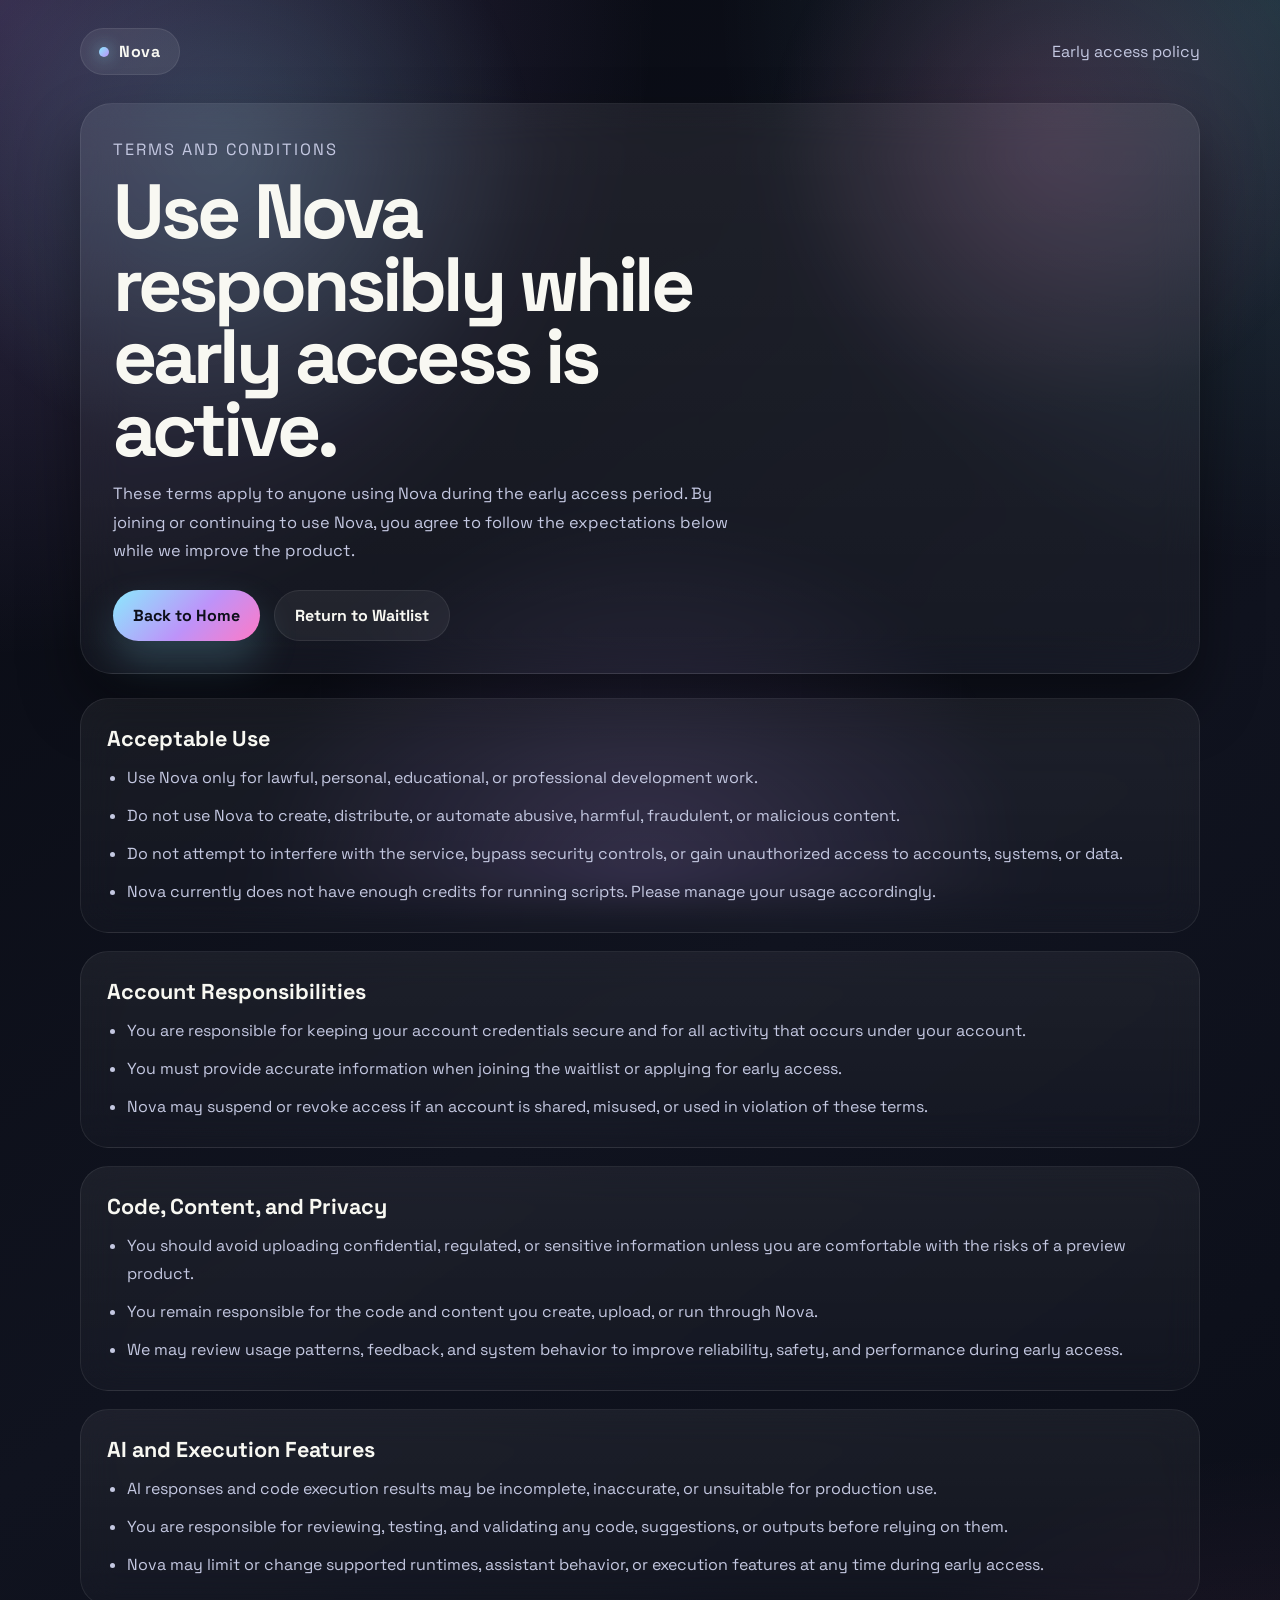
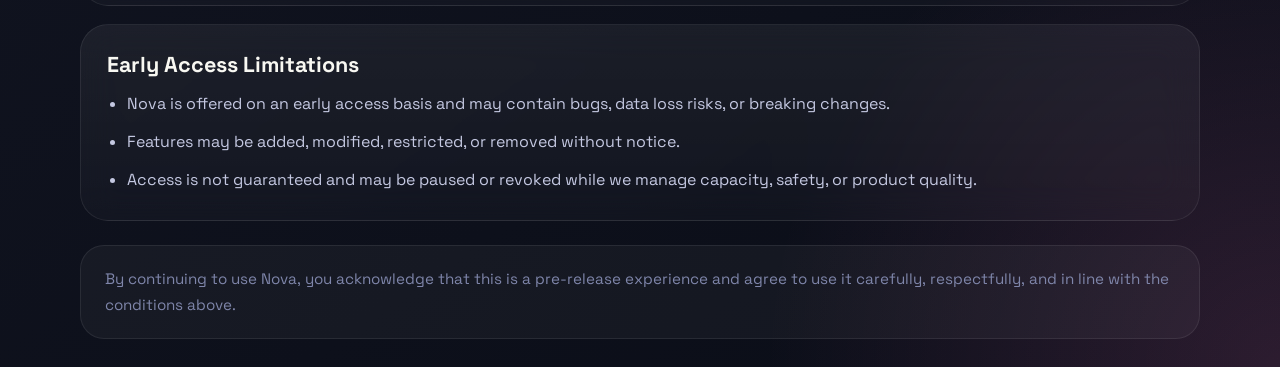
<file: TC.html>
<!DOCTYPE html>
<html lang="en">
<head>
  <meta charset="UTF-8">
  <meta name="viewport" content="width=device-width, initial-scale=1.0">
  <title>Nova Terms and Conditions</title>
  <link rel="icon" type="image/x-icon" href="favicon.ico">
  <link rel="preconnect" href="https://fonts.googleapis.com">
  <link rel="preconnect" href="https://fonts.gstatic.com" crossorigin>
  <link href="https://fonts.googleapis.com/css2?family=Space+Grotesk:wght@400;500;600;700&display=swap" rel="stylesheet">
  <link rel="stylesheet" href="home.css">
</head>
<body>
  <div class="home-noise"></div>

  <main class="terms-page">
    <div class="home-screen__backdrop"></div>

    <div class="terms-shell">
      <header class="home-nav">
        <div class="brand-pill">
          <span class="brand-pill__dot"></span>
          Nova
        </div>
        <span class="home-nav__status">Early access policy</span>
      </header>

      <section class="terms-hero">
        <p class="eyebrow">Terms and Conditions</p>
        <h1>Use Nova responsibly while early access is active.</h1>
        <p>
          These terms apply to anyone using Nova during the early access period. By joining or continuing to use Nova,
          you agree to follow the expectations below while we improve the product.
        </p>
        <div class="terms-actions">
          <a class="terms-link terms-link--primary" href="home.html">Back to Home</a>
          <a class="terms-link terms-link--secondary" href="home.html#waitlist">Return to Waitlist</a>
        </div>
      </section>

      <section class="terms-grid">
        <article class="terms-card">
          <h2>Acceptable Use</h2>
          <ul>
            <li>Use Nova only for lawful, personal, educational, or professional development work.</li>
            <li>Do not use Nova to create, distribute, or automate abusive, harmful, fraudulent, or malicious content.</li>
            <li>Do not attempt to interfere with the service, bypass security controls, or gain unauthorized access to accounts, systems, or data.</li>
            <li>Nova currently does not have enough credits for running scripts. Please manage your usage accordingly.</li>
          </ul>
        </article>

        <article class="terms-card">
          <h2>Account Responsibilities</h2>
          <ul>
            <li>You are responsible for keeping your account credentials secure and for all activity that occurs under your account.</li>
            <li>You must provide accurate information when joining the waitlist or applying for early access.</li>
            <li>Nova may suspend or revoke access if an account is shared, misused, or used in violation of these terms.</li>
          </ul>
        </article>

        <article class="terms-card">
          <h2>Code, Content, and Privacy</h2>
          <ul>
            <li>You should avoid uploading confidential, regulated, or sensitive information unless you are comfortable with the risks of a preview product.</li>
            <li>You remain responsible for the code and content you create, upload, or run through Nova.</li>
            <li>We may review usage patterns, feedback, and system behavior to improve reliability, safety, and performance during early access.</li>
          </ul>
        </article>

        <article class="terms-card">
          <h2>AI and Execution Features</h2>
          <ul>
            <li>AI responses and code execution results may be incomplete, inaccurate, or unsuitable for production use.</li>
            <li>You are responsible for reviewing, testing, and validating any code, suggestions, or outputs before relying on them.</li>
            <li>Nova may limit or change supported runtimes, assistant behavior, or execution features at any time during early access.</li>
          </ul>
        </article>

        <article class="terms-card">
          <h2>Early Access Limitations</h2>
          <ul>
            <li>Nova is offered on an early access basis and may contain bugs, data loss risks, or breaking changes.</li>
            <li>Features may be added, modified, restricted, or removed without notice.</li>
            <li>Access is not guaranteed and may be paused or revoked while we manage capacity, safety, or product quality.</li>
          </ul>
        </article>
      </section>

      <div class="terms-meta">
        By continuing to use Nova, you acknowledge that this is a pre-release experience and agree to use it carefully,
        respectfully, and in line with the conditions above.
      </div>
    </div>
  </main>
</body>
</html>
</file>
<file: home.css>
:root {
  --bg-primary: #0d0f1a;
  --text-primary: #f8f8f2;
  --text-secondary: #c4c8e1;
  --text-muted: #7f86aa;
  --border: rgba(255, 255, 255, 0.08);
  --accent-pink: #ff79c6;
  --accent-purple: #bd93f9;
  --accent-cyan: #8be9fd;
  --shadow-lg: 0 30px 60px rgba(0, 0, 0, 0.42);
}

* {
  box-sizing: border-box;
}

html,
body {
  min-height: 100%;
  margin: 0;
  padding: 0;
}

html {
  background-color: #080a12;
  background-image:
    radial-gradient(circle at top left, rgba(189, 147, 249, 0.26), transparent 28%),
    radial-gradient(circle at top right, rgba(139, 233, 253, 0.18), transparent 24%),
    radial-gradient(circle at bottom right, rgba(255, 121, 198, 0.14), transparent 22%),
    linear-gradient(145deg, #080a12 0%, #10131f 52%, #0a0d17 100%);
  overscroll-behavior: none;
}

body {
  overflow: auto;
  overflow-x: hidden;
  background: transparent;
  font-family: "Space Grotesk", "Segoe UI", sans-serif;
  color: var(--text-primary);
}

a {
  color: inherit;
  text-decoration: none;
}

.home-noise {
  position: fixed;
  inset: 0;
  background-image:
    linear-gradient(rgba(255, 255, 255, 0.015) 1px, transparent 1px),
    linear-gradient(90deg, rgba(255, 255, 255, 0.015) 1px, transparent 1px);
  background-size: 160px 160px;
  mask-image: radial-gradient(circle at center, black 48%, transparent 100%);
  pointer-events: none;
  opacity: 0.5;
}

.home-screen {
  position: relative;
  min-height: 100vh;
  padding: 28px;
  overflow: hidden;
}

.home-screen__backdrop {
  position: absolute;
  inset: 0;
  background:
    radial-gradient(circle at 18% 18%, rgba(139, 233, 253, 0.18), transparent 24%),
    radial-gradient(circle at 82% 16%, rgba(255, 121, 198, 0.16), transparent 22%),
    radial-gradient(circle at 50% 100%, rgba(189, 147, 249, 0.18), transparent 36%);
  pointer-events: none;
}

.home-shell {
  position: relative;
  z-index: 1;
  width: min(1380px, calc(100% - 24px));
  margin: 0 auto;
}

.home-shell.is-access-blocked .home-hero {
  display: none;
}

.home-shell.is-access-blocked .home-stats,
.home-shell.is-access-blocked .home-ai-band,
.home-shell.is-access-blocked .home-detail-grid {
  display: none;
}

.home-nav {
  display: flex;
  align-items: center;
  justify-content: space-between;
  gap: 16px;
}

.brand-pill {
  display: inline-flex;
  align-items: center;
  gap: 10px;
  padding: 12px 18px;
  border: 1px solid var(--border);
  border-radius: 999px;
  background: rgba(255, 255, 255, 0.08);
  font-weight: 700;
  letter-spacing: 0.04em;
}

.brand-pill__dot {
  display: inline-block;
  width: 10px;
  height: 10px;
  border-radius: 50%;
  background: linear-gradient(135deg, var(--accent-cyan), var(--accent-purple));
  box-shadow: 0 0 16px rgba(139, 233, 253, 0.7);
}

.home-nav__status,
.home-copy__note {
  color: var(--text-secondary);
}

.eyebrow {
  margin: 0;
  text-transform: uppercase;
  letter-spacing: 0.12em;
  font-size: 0.68rem;
  color: var(--text-muted);
}

.home-hero {
  display: grid;
  grid-template-columns: minmax(0, 1.05fr) minmax(340px, 0.95fr);
  gap: 28px;
  align-items: center;
  min-height: calc(100vh - 120px);
}

.home-copy h1 {
  margin: 0;
  max-width: 12ch;
  font-size: clamp(3.6rem, 7vw, 6.7rem);
  line-height: 0.92;
  letter-spacing: -0.05em;
}

.home-copy__lede {
  max-width: 56ch;
  margin: 20px 0 0;
  color: var(--text-secondary);
  font-size: 1.08rem;
  line-height: 1.7;
}

.home-actions {
  margin-top: 28px;
  display: flex;
  flex-direction: column;
  align-items: flex-start;
  gap: 14px;
}

.home-cta {
  display: inline-flex;
  align-items: center;
  justify-content: center;
  border: 0;
  border-radius: 999px;
  padding: 16px 24px;
  font-weight: 700;
  color: #0d0f1a;
  background: linear-gradient(135deg, var(--accent-cyan), var(--accent-purple) 55%, var(--accent-pink));
  box-shadow: 0 20px 40px rgba(139, 233, 253, 0.22);
  transition: transform 180ms ease, box-shadow 180ms ease;
}

.home-cta:hover {
  transform: translateY(-2px);
  box-shadow: 0 24px 48px rgba(139, 233, 253, 0.28);
}

.home-copy__note {
  max-width: 44ch;
  margin: 0;
  color: var(--text-muted);
  line-height: 1.7;
}

.home-showcase {
  padding: 28px;
  border: 1px solid var(--border);
  border-radius: 32px;
  background: linear-gradient(180deg, rgba(255, 255, 255, 0.08), rgba(255, 255, 255, 0.03));
  box-shadow: var(--shadow-lg);
  backdrop-filter: blur(22px);
  -webkit-backdrop-filter: blur(22px);
}

.home-showcase__header {
  display: flex;
  align-items: center;
  justify-content: space-between;
  gap: 16px;
  margin-bottom: 22px;
}

.home-showcase__pill,
.home-showcase__meta {
  border: 1px solid var(--border);
  border-radius: 999px;
  padding: 10px 14px;
  background: rgba(255, 255, 255, 0.05);
}

.home-showcase__pill {
  color: var(--accent-cyan);
  font-weight: 700;
}

.home-showcase__meta {
  color: var(--text-secondary);
  font-size: 0.9rem;
}

.home-showcase__grid {
  display: grid;
  gap: 16px;
}

.home-feature-card {
  padding: 22px;
  border: 1px solid var(--border);
  border-radius: 24px;
  background: linear-gradient(180deg, rgba(255, 255, 255, 0.05), rgba(255, 255, 255, 0.02));
  backdrop-filter: blur(18px);
  -webkit-backdrop-filter: blur(18px);
}

.home-feature-card h3 {
  margin: 10px 0 8px;
  font-size: 1.35rem;
}

.home-feature-card p:last-child {
  margin: 0;
  color: var(--text-secondary);
  line-height: 1.65;
}

.home-shell--entered .home-showcase {
  animation: homeFloat 420ms ease;
}

.home-shell--entered .home-copy {
  animation: homeFloat 540ms ease;
}

.home-stats,
.home-ai-band,
.home-detail-grid {
  position: relative;
  z-index: 1;
}

.home-stats {
  display: grid;
  grid-template-columns: repeat(3, minmax(0, 1fr));
  gap: 16px;
  margin-top: 12px;
}

.home-stat-card {
  padding: 22px 24px;
  border: 1px solid var(--border);
  border-radius: 24px;
  background: linear-gradient(180deg, rgba(255, 255, 255, 0.06), rgba(255, 255, 255, 0.025));
  backdrop-filter: blur(18px);
  -webkit-backdrop-filter: blur(18px);
}

.home-stat-card__value {
  display: block;
  font-size: clamp(1.8rem, 3vw, 2.8rem);
  font-weight: 700;
  letter-spacing: -0.04em;
}

.home-stat-card__label {
  display: block;
  margin-top: 10px;
  color: var(--text-secondary);
  line-height: 1.65;
}

.home-ai-band {
  display: grid;
  grid-template-columns: minmax(0, 1.05fr) minmax(320px, 0.95fr);
  gap: 24px;
  margin-top: 24px;
  padding: 28px;
  border: 1px solid var(--border);
  border-radius: 32px;
  background: linear-gradient(180deg, rgba(255, 255, 255, 0.07), rgba(255, 255, 255, 0.025));
  box-shadow: var(--shadow-lg);
  backdrop-filter: blur(22px);
  -webkit-backdrop-filter: blur(22px);
  overflow: hidden;
}

.home-ai-band::before {
  content: "";
  position: absolute;
  inset: auto 12% -30% 12%;
  height: 220px;
  background: radial-gradient(circle, rgba(139, 233, 253, 0.14), transparent 68%);
  filter: blur(18px);
  pointer-events: none;
}

.home-ai-copy h2 {
  margin: 10px 0 14px;
  max-width: 13ch;
  font-size: clamp(2.3rem, 4vw, 4rem);
  line-height: 0.98;
  letter-spacing: -0.05em;
}

.home-ai-copy p {
  margin: 0;
  max-width: 60ch;
  color: var(--text-secondary);
  line-height: 1.75;
}

.home-ai-list {
  display: grid;
  gap: 12px;
  margin-top: 22px;
}

.home-ai-list__item {
  padding: 16px 18px;
  border: 1px solid rgba(255, 255, 255, 0.08);
  border-radius: 20px;
  background: rgba(255, 255, 255, 0.03);
}

.home-ai-list__item strong {
  display: block;
  margin-bottom: 6px;
}

.home-ai-list__item span {
  color: var(--text-secondary);
  line-height: 1.65;
}

.home-ai-visual {
  position: relative;
  min-height: 420px;
  display: grid;
  place-items: center;
}

.home-ai-orbit {
  position: absolute;
  border-radius: 50%;
  border: 1px solid rgba(139, 233, 253, 0.12);
  opacity: 0.9;
}

.home-ai-orbit--one {
  width: 280px;
  height: 280px;
  animation: orbitPulse 7s ease-in-out infinite;
}

.home-ai-orbit--two {
  width: 360px;
  height: 360px;
  border-color: rgba(255, 121, 198, 0.12);
  animation: orbitPulse 9s ease-in-out infinite reverse;
}

.home-ai-panel {
  position: relative;
  z-index: 1;
  width: min(100%, 360px);
  border: 1px solid rgba(255, 255, 255, 0.1);
  border-radius: 28px;
  background: linear-gradient(180deg, rgba(18, 20, 30, 0.96), rgba(18, 20, 30, 0.82));
  box-shadow: 0 34px 70px rgba(0, 0, 0, 0.36);
  overflow: hidden;
  backdrop-filter: blur(20px);
  -webkit-backdrop-filter: blur(20px);
  animation: panelDrift 6s ease-in-out infinite;
}

.home-ai-panel__bar {
  display: flex;
  gap: 8px;
  padding: 14px 16px;
  border-bottom: 1px solid rgba(255, 255, 255, 0.06);
}

.home-ai-panel__dot {
  width: 9px;
  height: 9px;
  border-radius: 50%;
  background: linear-gradient(135deg, var(--accent-cyan), var(--accent-purple));
  opacity: 0.8;
}

.home-ai-panel__body {
  padding: 18px;
}

.home-ai-bubble {
  padding: 14px 16px;
  border-radius: 18px;
  line-height: 1.6;
}

.home-ai-bubble--user {
  margin-top: 10px;
  background: rgba(255, 255, 255, 0.06);
  color: var(--text-primary);
}

.home-ai-bubble--assistant {
  margin-top: 12px;
  background: linear-gradient(135deg, rgba(139, 233, 253, 0.12), rgba(189, 147, 249, 0.12));
  color: var(--text-secondary);
}

.home-ai-signal {
  display: flex;
  align-items: flex-end;
  gap: 8px;
  height: 38px;
  margin-top: 18px;
}

.home-ai-signal span {
  width: 8px;
  border-radius: 999px;
  background: linear-gradient(180deg, var(--accent-cyan), var(--accent-purple));
  animation: signalBounce 1.6s ease-in-out infinite;
}

.home-ai-signal span:nth-child(1) {
  height: 18px;
}

.home-ai-signal span:nth-child(2) {
  height: 30px;
  animation-delay: 0.16s;
}

.home-ai-signal span:nth-child(3) {
  height: 22px;
  animation-delay: 0.32s;
}

.home-detail-grid {
  display: grid;
  grid-template-columns: repeat(3, minmax(0, 1fr));
  gap: 16px;
  margin-top: 24px;
}

.home-detail-card {
  padding: 24px;
  border: 1px solid var(--border);
  border-radius: 26px;
  background: linear-gradient(180deg, rgba(255, 255, 255, 0.05), rgba(255, 255, 255, 0.02));
  backdrop-filter: blur(18px);
  -webkit-backdrop-filter: blur(18px);
  transform: translateY(56px);
  opacity: 0;
  transition: transform 700ms cubic-bezier(0.2, 0.8, 0.2, 1), opacity 700ms ease;
  will-change: transform, opacity;
}

.home-detail-card.is-visible {
  transform: translateY(0);
  opacity: 1;
}

.home-detail-card:nth-child(2) {
  transition-delay: 90ms;
}

.home-detail-card:nth-child(3) {
  transition-delay: 180ms;
}

.home-detail-card h3 {
  margin: 10px 0 8px;
  font-size: 1.3rem;
}

.home-detail-card p:last-child {
  margin: 0;
  color: var(--text-secondary);
  line-height: 1.7;
}

.early-access-gate {
  display: grid;
  justify-items: center;
  gap: 26px;
  padding: 72px 0 56px;
  text-align: center;
}

.early-access-gate[hidden] {
  display: none;
}

.early-access-gate__copy {
  max-width: 760px;
}

.early-access-gate__copy h2 {
  margin: 10px 0 12px;
  font-size: clamp(2.3rem, 4.5vw, 4.2rem);
  line-height: 1;
  letter-spacing: -0.05em;
}

.early-access-gate__message {
  margin: 0;
  color: var(--text-secondary);
  font-size: 1.05rem;
  line-height: 1.75;
}

.early-access-gate__terms {
  margin: 16px 0 0;
  color: var(--text-muted);
  font-size: 0.95rem;
  line-height: 1.7;
}

.early-access-gate__terms a {
  color: var(--accent-cyan);
  text-decoration: underline;
  text-underline-offset: 0.18em;
}

.early-access-gate__signout {
  margin-top: 18px;
  border: 1px solid rgba(255, 255, 255, 0.16);
  border-radius: 999px;
  padding: 12px 18px;
  background: rgba(255, 255, 255, 0.06);
  color: var(--text-primary);
}

.early-access-gate__signout:hover {
  background: rgba(255, 255, 255, 0.12);
}

.waitlist-embed {
  position: relative;
  width: min(100%, 640px);
  padding: 28px;
}

.waitlist-embed__glow {
  position: absolute;
  inset: 8% -8%;
  border-radius: 34px;
  background:
    radial-gradient(circle at 30% 40%, rgba(251, 146, 60, 0.28), transparent 36%),
    radial-gradient(circle at 68% 68%, rgba(189, 147, 249, 0.26), transparent 34%),
    radial-gradient(circle at 70% 28%, rgba(255, 121, 198, 0.2), transparent 28%);
  filter: blur(54px);
  opacity: 0.95;
  pointer-events: none;
}

.waitlist-embed__frame {
  position: relative;
  z-index: 1;
  padding: 18px;
  border: 1px solid rgba(251, 146, 60, 0.42);
  border-radius: 22px;
  background: linear-gradient(180deg, rgba(18, 18, 22, 0.96), rgba(18, 18, 22, 0.86));
  box-shadow: 0 36px 70px rgba(0, 0, 0, 0.42);
  backdrop-filter: blur(18px);
  -webkit-backdrop-filter: blur(18px);
}

.waitlist-embed__iframe {
  display: block;
  width: 100%;
  height: min(72vh, 760px);
  border: 0;
  border-radius: 18px;
  background: #111;
}

.terms-page {
  min-height: 100vh;
  padding: 28px;
}

.terms-shell {
  position: relative;
  z-index: 1;
  width: min(1120px, calc(100% - 24px));
  margin: 0 auto;
}

.terms-hero {
  margin-top: 28px;
  padding: 32px;
  border: 1px solid var(--border);
  border-radius: 32px;
  background: linear-gradient(180deg, rgba(255, 255, 255, 0.08), rgba(255, 255, 255, 0.03));
  box-shadow: var(--shadow-lg);
  backdrop-filter: blur(22px);
  -webkit-backdrop-filter: blur(22px);
}

.terms-hero h1 {
  margin: 10px 0 14px;
  max-width: 12ch;
  font-size: clamp(3rem, 6vw, 5rem);
  line-height: 0.95;
  letter-spacing: -0.05em;
}

.terms-hero p {
  max-width: 62ch;
  margin: 0;
  color: var(--text-secondary);
  font-size: 1.02rem;
  line-height: 1.75;
}

.terms-actions {
  margin-top: 24px;
  display: flex;
  flex-wrap: wrap;
  gap: 14px;
}

.terms-link {
  display: inline-flex;
  align-items: center;
  justify-content: center;
  border-radius: 999px;
  padding: 14px 20px;
  font-weight: 700;
}

.terms-link--primary {
  color: #0d0f1a;
  background: linear-gradient(135deg, var(--accent-cyan), var(--accent-purple) 55%, var(--accent-pink));
  box-shadow: 0 20px 40px rgba(139, 233, 253, 0.22);
}

.terms-link--secondary {
  border: 1px solid var(--border);
  background: rgba(255, 255, 255, 0.06);
  color: var(--text-primary);
}

.terms-grid {
  display: grid;
  gap: 18px;
  margin-top: 24px;
}

.terms-card {
  padding: 26px;
  border: 1px solid var(--border);
  border-radius: 28px;
  background: linear-gradient(180deg, rgba(255, 255, 255, 0.06), rgba(255, 255, 255, 0.025));
  backdrop-filter: blur(18px);
  -webkit-backdrop-filter: blur(18px);
}

.terms-card h2 {
  margin: 0 0 12px;
  font-size: 1.35rem;
}

.terms-card p,
.terms-card li {
  color: var(--text-secondary);
  line-height: 1.75;
}

.terms-card ul {
  margin: 0;
  padding-left: 20px;
}

.terms-card li + li {
  margin-top: 10px;
}

.terms-meta {
  margin-top: 24px;
  padding: 20px 24px;
  border: 1px solid var(--border);
  border-radius: 24px;
  background: rgba(255, 255, 255, 0.04);
  color: var(--text-muted);
  font-size: 0.95rem;
  line-height: 1.7;
}

.auth-modal {
  position: fixed;
  inset: 0;
  z-index: 20;
  display: grid;
  place-items: center;
  padding: 24px;
}

.auth-modal[hidden] {
  display: none;
}

.auth-modal__backdrop {
  position: absolute;
  inset: 0;
  background: rgba(7, 9, 16, 0.72);
  backdrop-filter: blur(14px);
  -webkit-backdrop-filter: blur(14px);
  opacity: 0;
  transition: opacity 220ms ease;
}

.auth-card {
  position: relative;
  z-index: 1;
  width: min(480px, 100%);
  padding: 26px;
  border: 1px solid var(--border);
  border-radius: 30px;
  background: linear-gradient(180deg, rgba(255, 255, 255, 0.1), rgba(255, 255, 255, 0.04));
  box-shadow: var(--shadow-lg);
  backdrop-filter: blur(22px);
  -webkit-backdrop-filter: blur(22px);
  opacity: 0;
  transform: translateY(18px) scale(0.98);
  transition: opacity 260ms ease, transform 320ms cubic-bezier(0.2, 0.8, 0.2, 1);
}

.auth-modal.is-open .auth-modal__backdrop {
  opacity: 1;
}

.auth-modal.is-open .auth-card {
  opacity: 1;
  transform: translateY(0) scale(1);
}

.auth-card__header {
  display: flex;
  align-items: flex-start;
  justify-content: space-between;
  gap: 16px;
  margin-bottom: 18px;
}

.auth-card__header h2 {
  margin: 8px 0 0;
  font-size: 1.9rem;
}

.auth-close,
.auth-submit {
  border: 0;
  cursor: pointer;
}

.auth-close {
  width: 40px;
  height: 40px;
  border-radius: 14px;
  color: var(--text-primary);
  background: rgba(255, 255, 255, 0.08);
}

.auth-field {
  display: grid;
  gap: 8px;
  margin-bottom: 14px;
}

.auth-field span {
  color: var(--text-secondary);
  font-size: 0.9rem;
}

.auth-field input {
  width: 100%;
  border: 1px solid var(--border);
  border-radius: 16px;
  padding: 14px 16px;
  outline: none;
  background: rgba(255, 255, 255, 0.05);
  color: var(--text-primary);
}

.auth-field input::placeholder {
  color: var(--text-muted);
}

.auth-note {
  margin: 6px 0 20px;
  color: var(--text-muted);
  line-height: 1.6;
}

.auth-submit {
  width: 100%;
  border-radius: 18px;
  padding: 15px 20px;
  font-weight: 700;
  color: #0d0f1a;
  background: linear-gradient(135deg, var(--accent-cyan), var(--accent-purple) 55%, var(--accent-pink));
}

.google-btn-container {
  margin-top: 14px;
  display: flex;
  justify-content: center;
}

.google-auth-btn {
  width: 100%;
  border: 1px solid rgba(255, 255, 255, 0.22);
  border-radius: 18px;
  padding: 14px 18px;
  background: rgba(255, 255, 255, 0.06);
  color: var(--text-secondary);
  cursor: pointer;
  transition: background 180ms ease, transform 180ms ease;
}

.google-auth-btn:hover {
  background: rgba(255, 255, 255, 0.12);
  transform: translateY(-1px);
}

@keyframes homeFloat {
  from {
    transform: translateY(18px);
    opacity: 0.7;
  }

  to {
    transform: translateY(0);
    opacity: 1;
  }
}

@keyframes orbitPulse {
  0%,
  100% {
    transform: scale(0.96);
    opacity: 0.38;
  }

  50% {
    transform: scale(1.04);
    opacity: 0.7;
  }
}

@keyframes panelDrift {
  0%,
  100% {
    transform: translateY(0);
  }

  50% {
    transform: translateY(-10px);
  }
}

@keyframes signalBounce {
  0%,
  100% {
    transform: scaleY(0.9);
    opacity: 0.65;
  }

  50% {
    transform: scaleY(1.18);
    opacity: 1;
  }
}

@media (max-width: 1460px) {
  .home-hero {
    grid-template-columns: 1fr;
    padding: 48px 0 24px;
  }

  .home-copy h1 {
    max-width: 14ch;
  }

  .home-stats,
  .home-detail-grid,
  .home-ai-band {
    grid-template-columns: 1fr;
  }

  .home-ai-copy h2 {
    max-width: 14ch;
  }
}

@media (max-width: 980px) {
  .home-screen {
    padding: 18px;
  }

  .home-nav,
  .home-showcase__header {
    align-items: flex-start;
    flex-direction: column;
  }

  .home-copy h1 {
    font-size: clamp(3rem, 12vw, 5rem);
  }

  .early-access-gate {
    padding: 44px 0 28px;
  }

  .home-stats,
  .home-detail-grid {
    grid-template-columns: 1fr;
  }

  .home-ai-band {
    padding: 20px;
  }

  .home-ai-visual {
    min-height: 340px;
  }

  .waitlist-embed {
    padding: 12px 0 0;
  }

  .waitlist-embed__frame {
    padding: 12px;
  }

  .waitlist-embed__iframe {
    height: 68vh;
  }

  .terms-hero {
    padding: 24px;
  }
}

@media (max-width: 720px) {
  .home-showcase,
  .home-feature-card,
  .auth-card,
  .terms-card {
    padding: 18px;
  }

  .home-stat-card,
  .home-detail-card {
    padding: 18px;
  }

  .home-copy__lede {
    font-size: 1rem;
  }

  .auth-card__header {
    flex-direction: column;
  }
}
</file>
